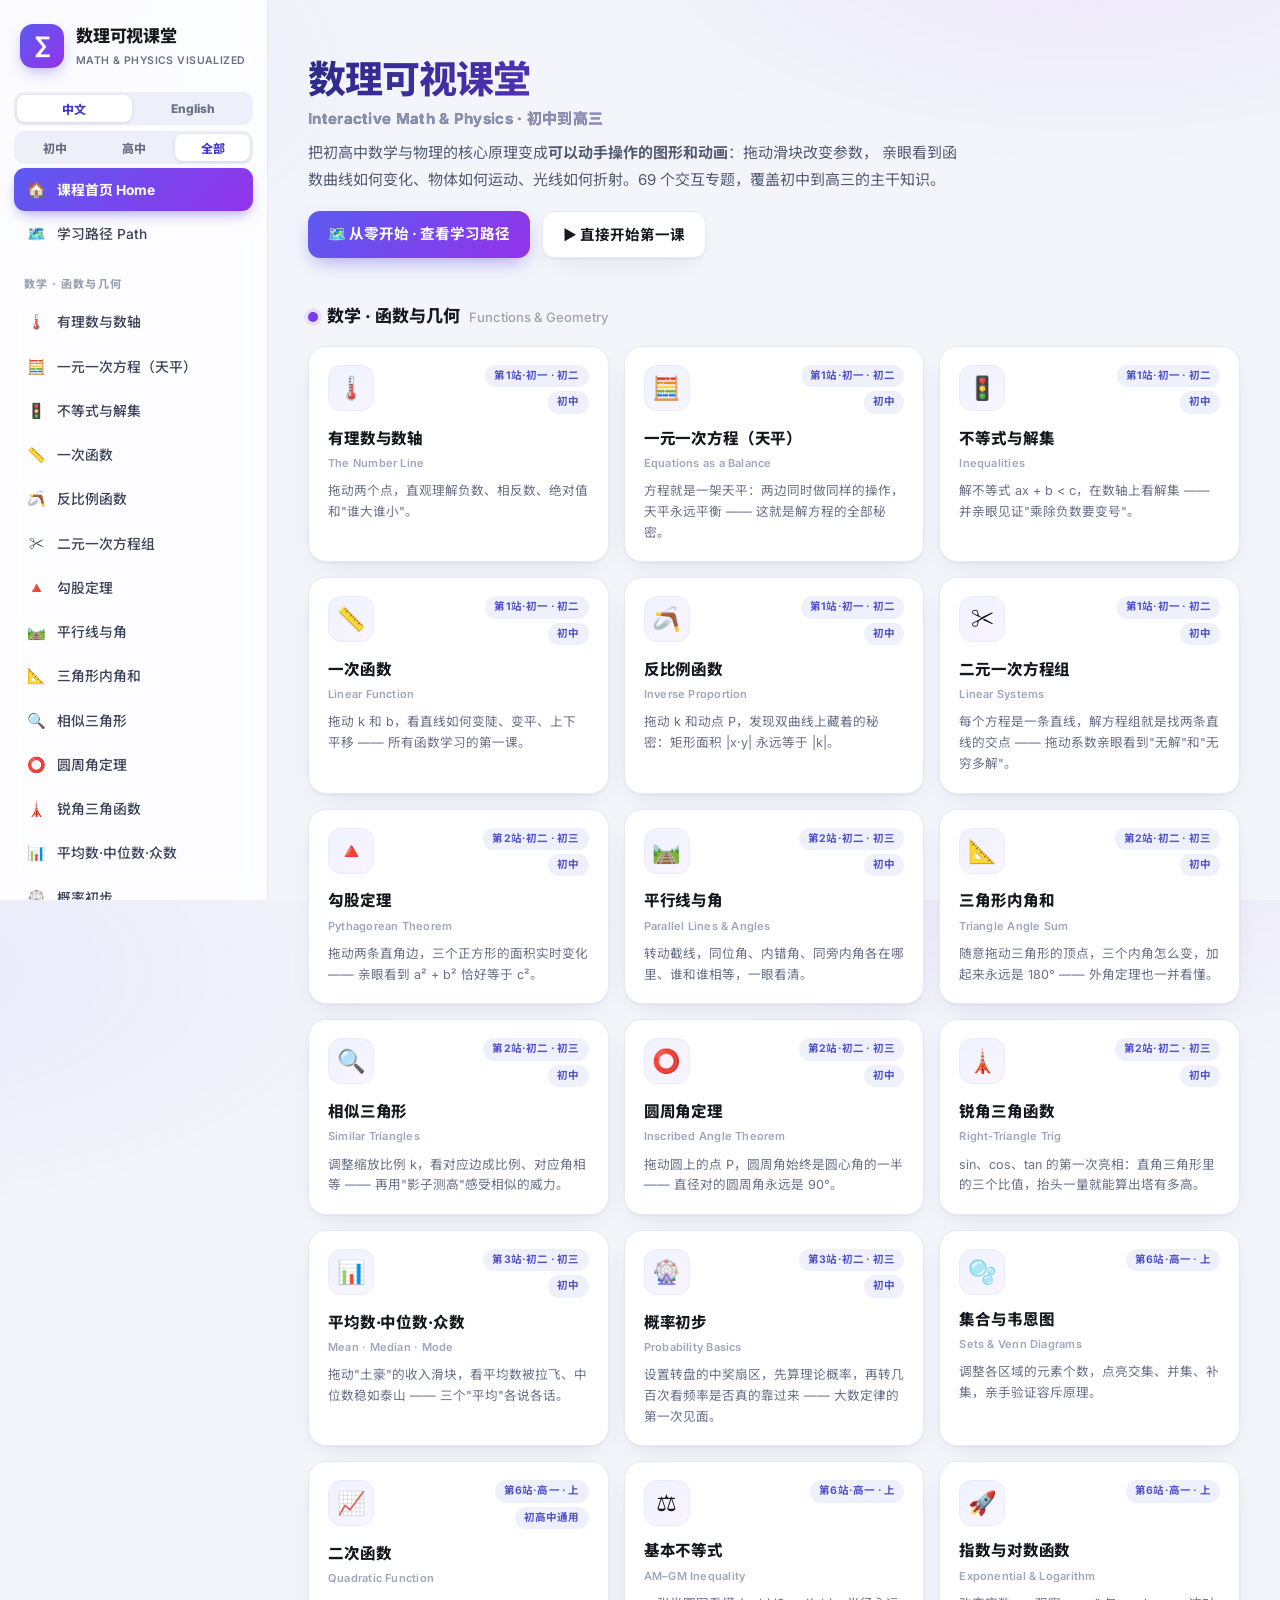
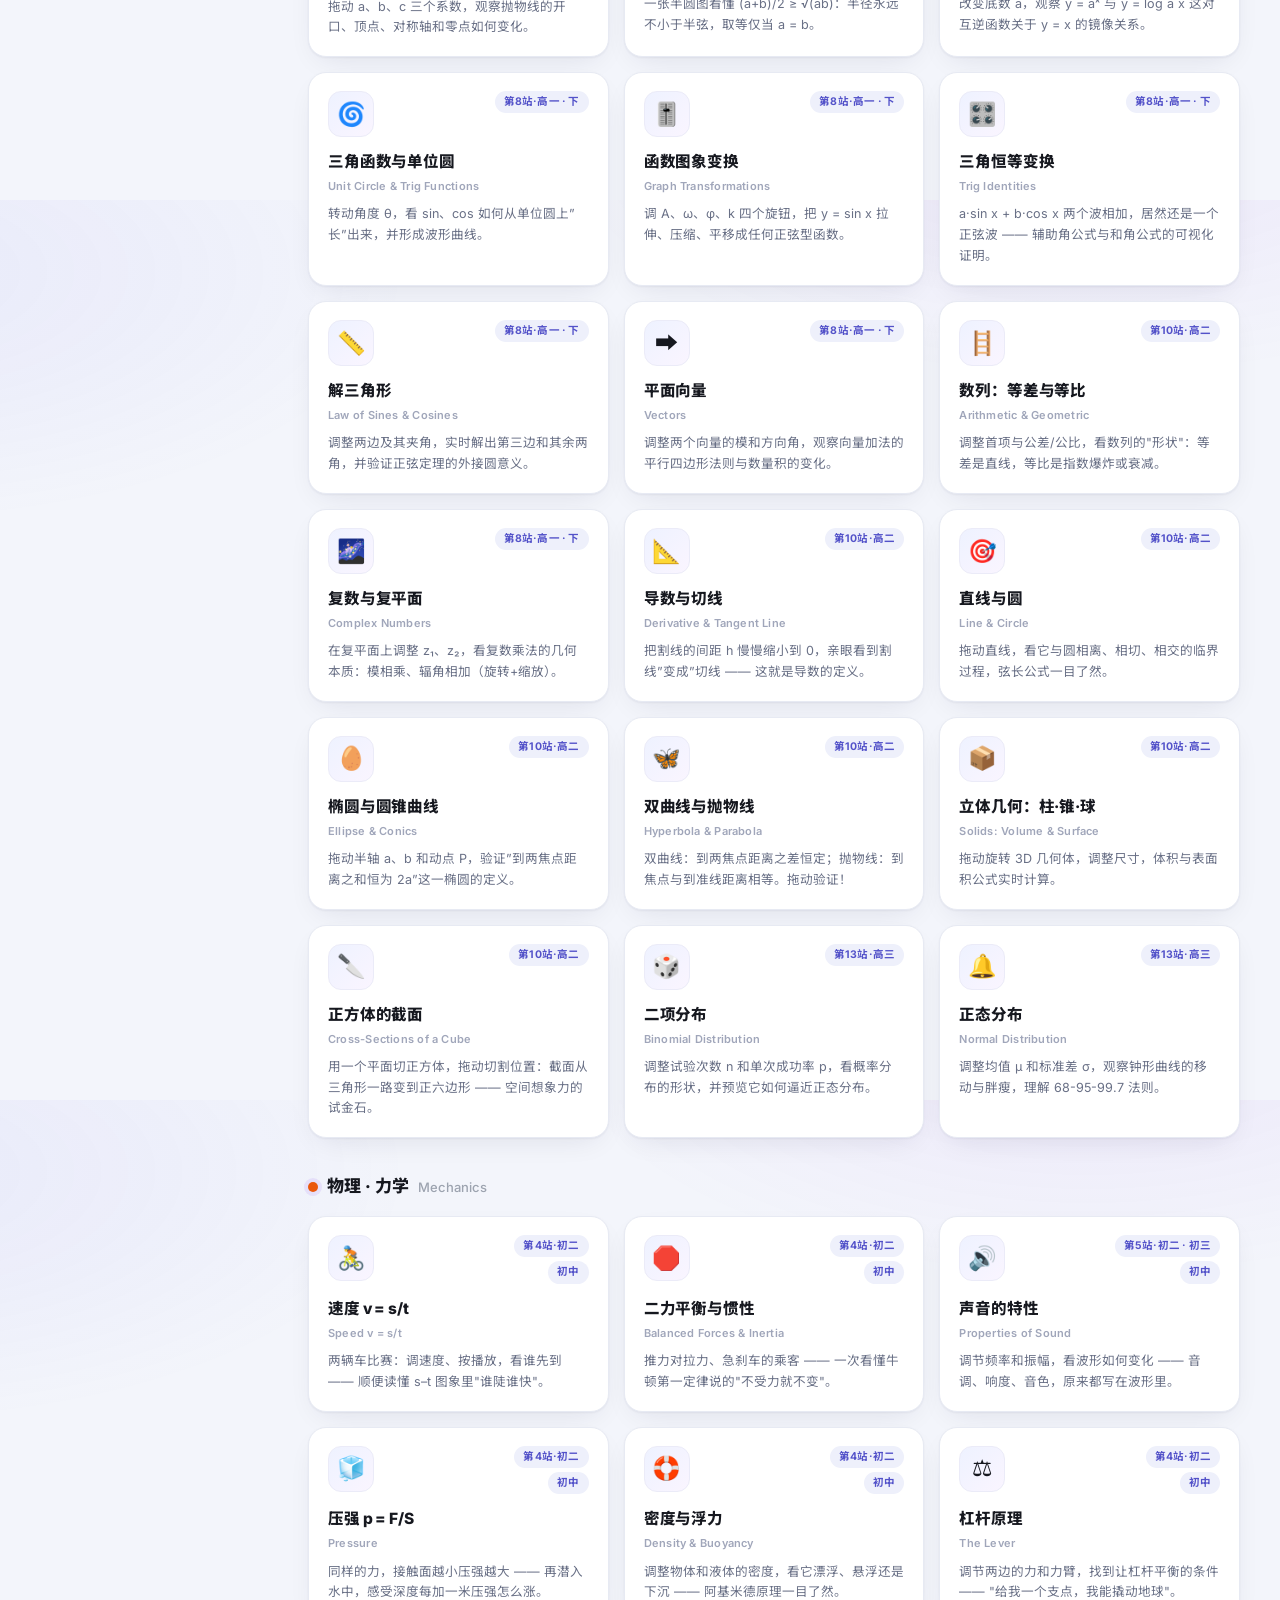
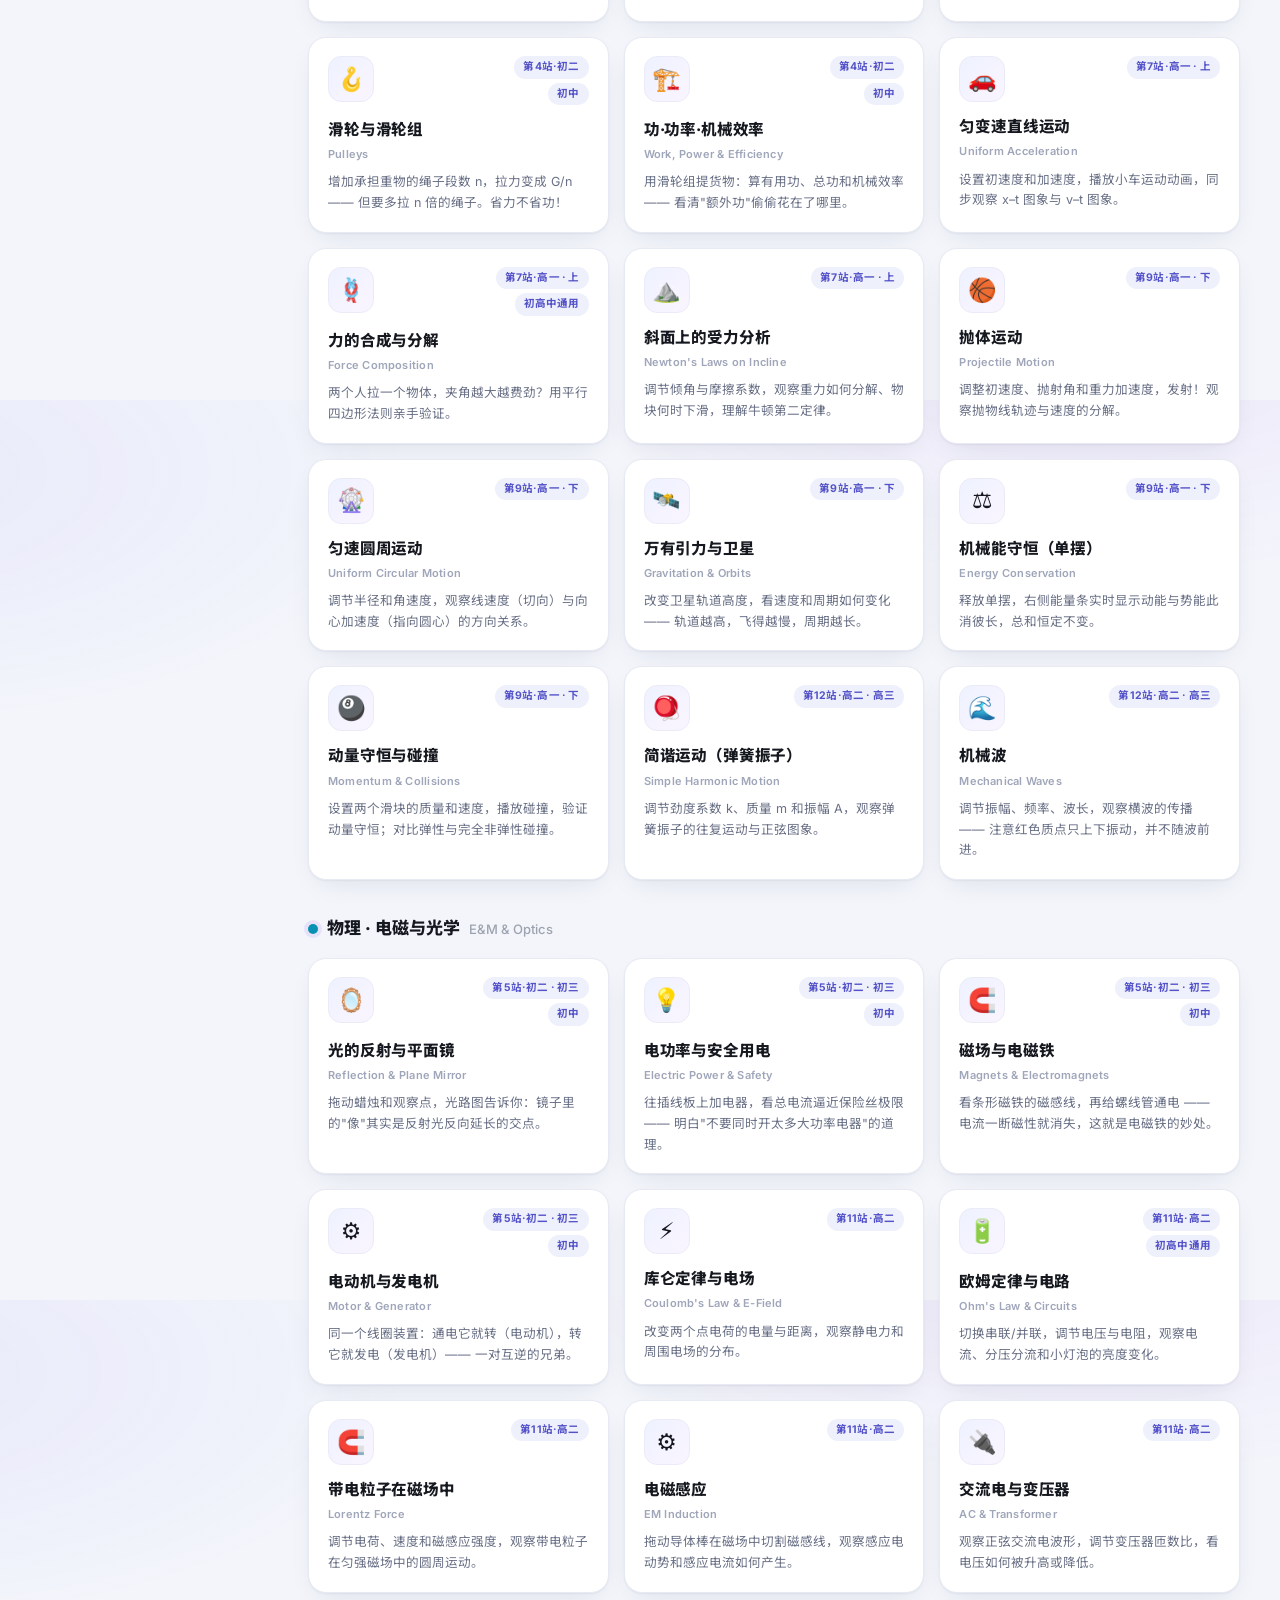
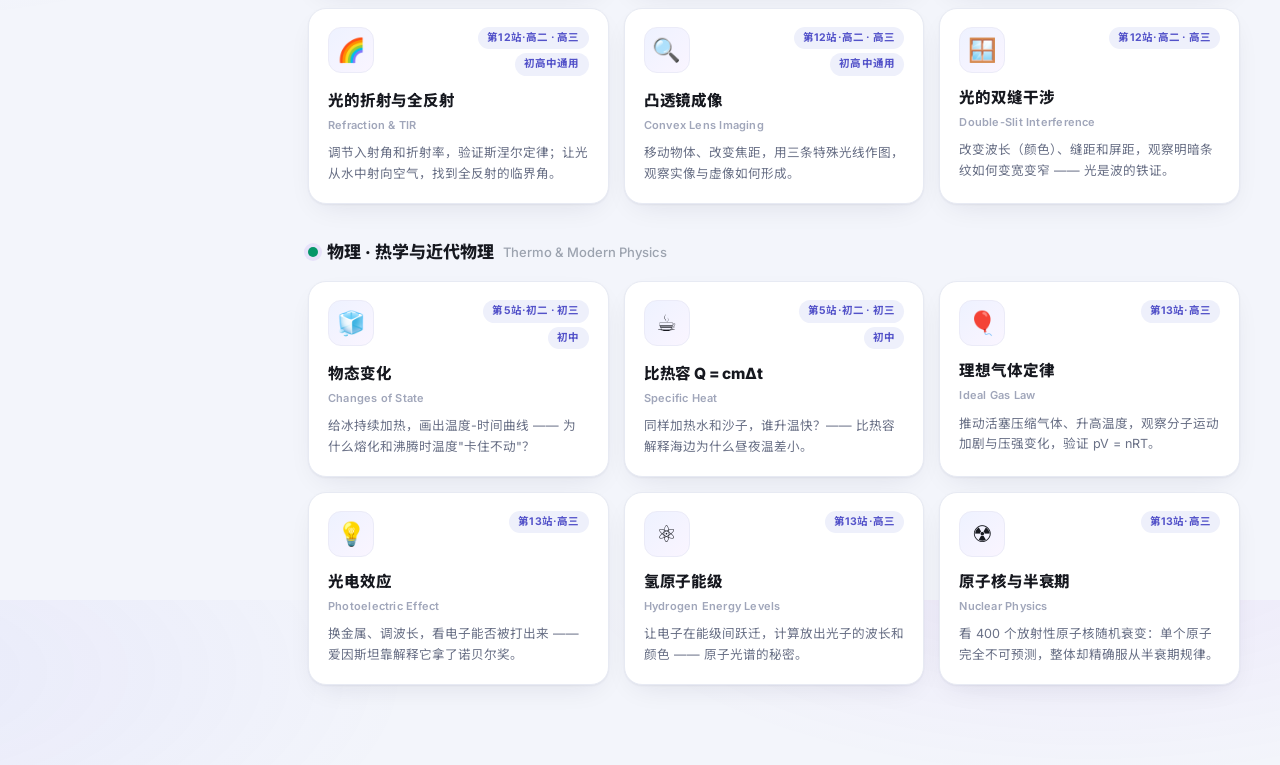
<file: index.html>
<!DOCTYPE html>
<html lang="zh-CN">
<head>
<meta charset="UTF-8">
<meta name="viewport" content="width=device-width, initial-scale=1, viewport-fit=cover">
<title>数理可视课堂 · Math &amp; Physics Visualized</title>
<meta name="description" content="初高中数学与物理交互式可视化学习：可调参数的交互专题 + 循序渐进的学习路径，覆盖初一到高三，帮助学生直观理解原理和公式。">
<link rel="preconnect" href="https://fonts.googleapis.com">
<link rel="preconnect" href="https://fonts.gstatic.com" crossorigin>
<link href="https://fonts.googleapis.com/css2?family=Inter:wght@400;600;700;800&family=Noto+Sans+SC:wght@400;500;700;900&display=swap" rel="stylesheet">
<link rel="stylesheet" href="css/style.css">
</head>
<body>
<div id="app">
  <aside id="sidebar">
    <a class="brand" href="#home">
      <div class="brand-logo">∑</div>
      <div class="brand-text">
        <div class="brand-title">数理可视课堂</div>
        <div class="brand-sub">MATH &amp; PHYSICS VISUALIZED</div>
      </div>
    </a>
    <div id="lang-toggle"></div>
    <div id="stage-toggle"></div>
    <nav id="nav"></nav>
    <div class="sidebar-foot" id="sidebar-foot">免费 · 开源 · 适用于高中阶段</div>
  </aside>
  <button id="menu-btn" title="目录">☰</button>
  <main id="main"></main>
</div>

<script src="js/utils.js"></script>
<!-- 数学 · 函数与几何（初中） -->
<script src="js/topics/math-numberline.js"></script>
<script src="js/topics/math-equation1.js"></script>
<script src="js/topics/math-inequality.js"></script>
<script src="js/topics/math-linear.js"></script>
<script src="js/topics/math-inverse.js"></script>
<script src="js/topics/math-linsys.js"></script>
<script src="js/topics/math-pythagoras.js"></script>
<script src="js/topics/math-parallel.js"></script>
<script src="js/topics/math-triangles.js"></script>
<script src="js/topics/math-similar.js"></script>
<script src="js/topics/math-circleangle.js"></script>
<script src="js/topics/math-righttrig.js"></script>
<script src="js/topics/math-stats.js"></script>
<script src="js/topics/math-probability.js"></script>
<!-- 数学 · 函数与几何 -->
<script src="js/topics/math-sets.js"></script>
<script src="js/topics/math-quadratic.js"></script>
<script src="js/topics/math-amgm.js"></script>
<script src="js/topics/math-explog.js"></script>
<script src="js/topics/math-trig.js"></script>
<script src="js/topics/math-transform.js"></script>
<script src="js/topics/math-trigid.js"></script>
<script src="js/topics/math-triangle.js"></script>
<script src="js/topics/math-vector.js"></script>
<script src="js/topics/math-sequence.js"></script>
<script src="js/topics/math-complex.js"></script>
<script src="js/topics/math-derivative.js"></script>
<script src="js/topics/math-linecircle.js"></script>
<script src="js/topics/math-ellipse.js"></script>
<script src="js/topics/math-conics2.js"></script>
<script src="js/topics/math-solids.js"></script>
<script src="js/topics/math-crosssection.js"></script>
<script src="js/topics/math-binomial.js"></script>
<script src="js/topics/math-normal.js"></script>
<!-- 物理 · 力学（初中） -->
<script src="js/topics/phys-speed.js"></script>
<script src="js/topics/phys-inertia.js"></script>
<script src="js/topics/phys-sound.js"></script>
<script src="js/topics/phys-pressure.js"></script>
<script src="js/topics/phys-buoyancy.js"></script>
<script src="js/topics/phys-lever.js"></script>
<script src="js/topics/phys-pulley.js"></script>
<script src="js/topics/phys-workjr.js"></script>
<!-- 物理 · 力学 -->
<script src="js/topics/phys-kinematics.js"></script>
<script src="js/topics/phys-forces.js"></script>
<script src="js/topics/phys-incline.js"></script>
<script src="js/topics/phys-projectile.js"></script>
<script src="js/topics/phys-circular.js"></script>
<script src="js/topics/phys-gravity.js"></script>
<script src="js/topics/phys-energy.js"></script>
<script src="js/topics/phys-momentum.js"></script>
<script src="js/topics/phys-shm.js"></script>
<script src="js/topics/phys-wave.js"></script>
<!-- 物理 · 电磁与光学（初中） -->
<script src="js/topics/phys-mirror.js"></script>
<script src="js/topics/phys-epower.js"></script>
<script src="js/topics/phys-magnet.js"></script>
<script src="js/topics/phys-motor.js"></script>
<!-- 物理 · 电磁与光学 -->
<script src="js/topics/phys-coulomb.js"></script>
<script src="js/topics/phys-circuit.js"></script>
<script src="js/topics/phys-lorentz.js"></script>
<script src="js/topics/phys-induction.js"></script>
<script src="js/topics/phys-ac.js"></script>
<script src="js/topics/phys-refraction.js"></script>
<script src="js/topics/phys-lens.js"></script>
<script src="js/topics/phys-interference.js"></script>
<!-- 物理 · 热学与近代物理 -->
<script src="js/topics/phys-phase.js"></script>
<script src="js/topics/phys-heatcap.js"></script>
<script src="js/topics/phys-gas.js"></script>
<script src="js/topics/phys-photoelectric.js"></script>
<script src="js/topics/phys-bohr.js"></script>
<script src="js/topics/phys-nuclear.js"></script>
<script src="js/app.js"></script>
</body>
</html>
</file>
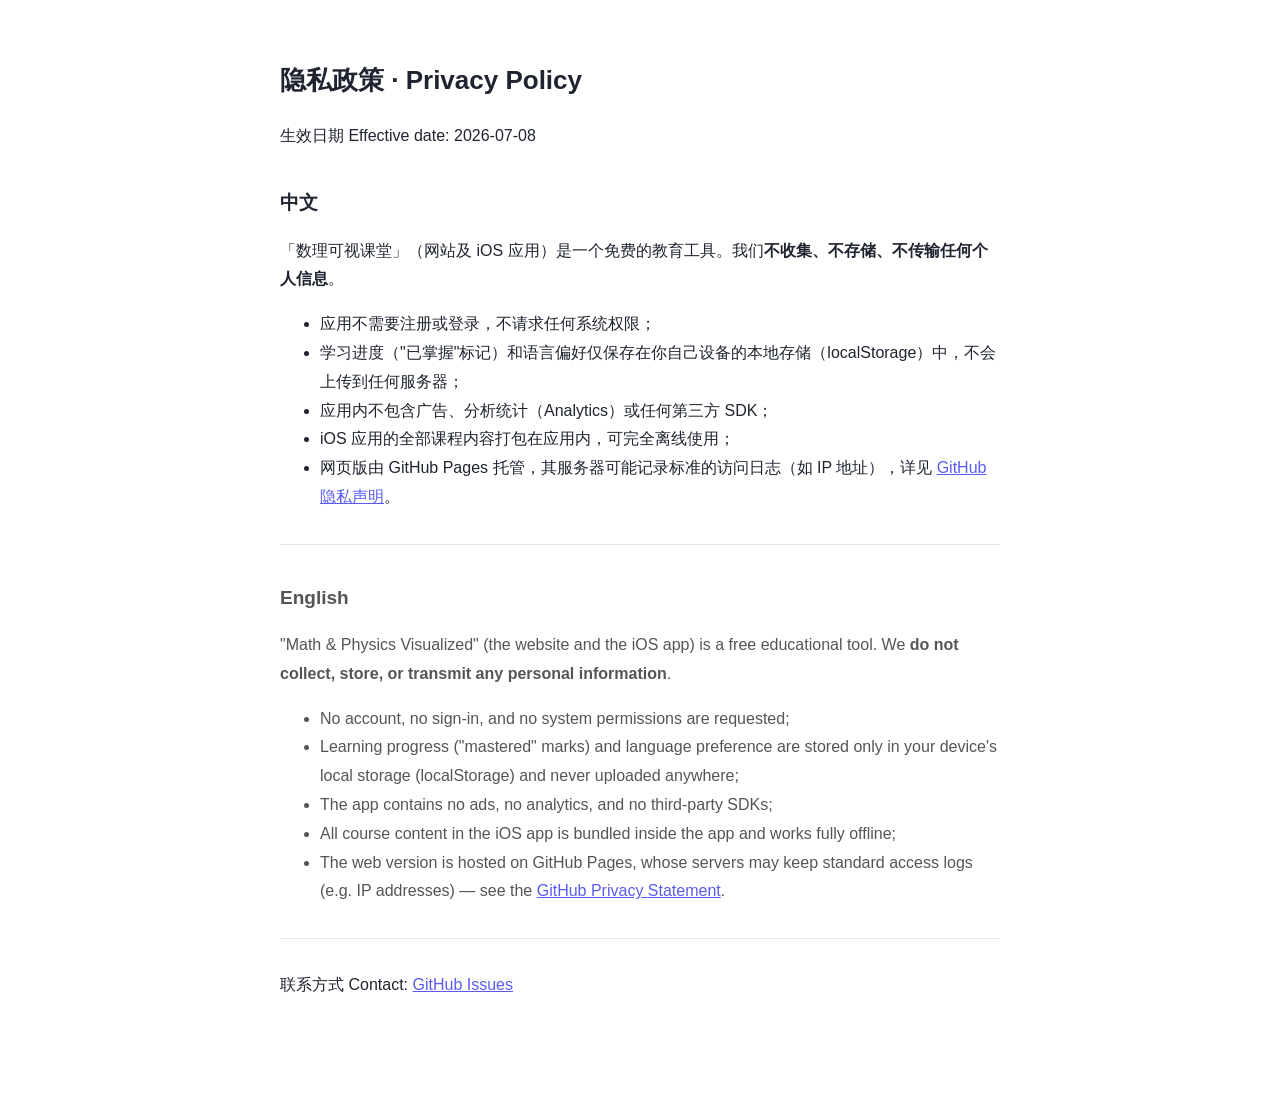
<file: privacy.html>
<!DOCTYPE html>
<html lang="zh-CN">
<head>
<meta charset="UTF-8">
<meta name="viewport" content="width=device-width, initial-scale=1">
<title>隐私政策 Privacy Policy · 数理可视课堂</title>
<style>
  body { font-family: -apple-system, "PingFang SC", "Noto Sans SC", sans-serif;
         max-width: 720px; margin: 0 auto; padding: 40px 20px 80px; line-height: 1.8; color: #1f2430; }
  h1 { font-size: 26px; } h2 { font-size: 19px; margin-top: 36px; }
  .en { color: #555; }
  hr { border: none; border-top: 1px solid #e5e7f0; margin: 32px 0; }
  a { color: #5b5bf0; }
</style>
</head>
<body>
  <h1>隐私政策 · Privacy Policy</h1>
  <p>生效日期 Effective date: 2026-07-08</p>

  <h2>中文</h2>
  <p>「数理可视课堂」（网站及 iOS 应用）是一个免费的教育工具。我们<b>不收集、不存储、不传输任何个人信息</b>。</p>
  <ul>
    <li>应用不需要注册或登录，不请求任何系统权限；</li>
    <li>学习进度（"已掌握"标记）和语言偏好仅保存在你自己设备的本地存储（localStorage）中，不会上传到任何服务器；</li>
    <li>应用内不包含广告、分析统计（Analytics）或任何第三方 SDK；</li>
    <li>iOS 应用的全部课程内容打包在应用内，可完全离线使用；</li>
    <li>网页版由 GitHub Pages 托管，其服务器可能记录标准的访问日志（如 IP 地址），详见
      <a href="https://docs.github.com/en/site-policy/privacy-policies/github-general-privacy-statement">GitHub 隐私声明</a>。</li>
  </ul>

  <hr>

  <h2 class="en">English</h2>
  <p class="en">"Math &amp; Physics Visualized" (the website and the iOS app) is a free educational tool.
  We <b>do not collect, store, or transmit any personal information</b>.</p>
  <ul class="en">
    <li>No account, no sign-in, and no system permissions are requested;</li>
    <li>Learning progress ("mastered" marks) and language preference are stored only in your device's local storage (localStorage) and never uploaded anywhere;</li>
    <li>The app contains no ads, no analytics, and no third-party SDKs;</li>
    <li>All course content in the iOS app is bundled inside the app and works fully offline;</li>
    <li>The web version is hosted on GitHub Pages, whose servers may keep standard access logs (e.g. IP addresses) — see the
      <a href="https://docs.github.com/en/site-policy/privacy-policies/github-general-privacy-statement">GitHub Privacy Statement</a>.</li>
  </ul>

  <hr>
  <p>联系方式 Contact: <a href="https://github.com/ieaglez/math-physics-visualized/issues">GitHub Issues</a></p>
</body>
</html>
</file>
<file: css/style.css>
/* ===== 数理可视课堂 · Modern UI ===== */
* { box-sizing: border-box; margin: 0; padding: 0; }

:root {
  /* 中文一律现代黑体（系统原生优先：PingFang/鸿蒙/MiSans，Web 兜底 Noto Sans SC/雅黑），
     全站杜绝宋体；拉丁与数字优先 Inter/SF */
  --font-sans: "Inter", -apple-system, BlinkMacSystemFont, "PingFang SC",
    "HarmonyOS Sans SC", "MiSans", "Noto Sans SC", "Hiragino Sans GB",
    "Microsoft YaHei UI", "Microsoft YaHei", system-ui, sans-serif;
  /* 公式：拉丁/符号走衬线数学体（Times 风格），中文与正文同为现代黑体 */
  --font-math: "STIX Two Math", "Times New Roman", "PingFang SC",
    "HarmonyOS Sans SC", "MiSans", "Noto Sans SC", "Hiragino Sans GB",
    "Microsoft YaHei UI", "Microsoft YaHei", sans-serif;

  --bg: #f3f5fb;
  --panel: #ffffff;
  --ink: #16181f;
  --ink-soft: #697086;
  --line: #e7eaf3;
  --primary: #5b5bf0;
  --primary-deep: #4338ca;
  --grad: linear-gradient(135deg, #5b5bf0 0%, #9333ea 100%);
  --grad-soft: linear-gradient(135deg, #eef2ff 0%, #faf5ff 100%);
  --math: #7c3aed;
  --radius: 18px;
  --shadow: 0 1px 2px rgba(23, 25, 60, .05), 0 10px 30px -12px rgba(23, 25, 60, .12);
  --shadow-lift: 0 4px 10px rgba(23, 25, 60, .07), 0 24px 48px -16px rgba(76, 60, 200, .22);
}

html, body { height: 100%; }
body {
  font-family: var(--font-sans);
  background:
    radial-gradient(900px 420px at 85% -8%, rgba(147, 51, 234, .07), transparent 60%),
    radial-gradient(900px 420px at -10% 8%, rgba(91, 91, 240, .08), transparent 60%),
    var(--bg);
  color: var(--ink);
  line-height: 1.75;
  -webkit-font-smoothing: antialiased;
}

#app { display: flex; min-height: 100vh; }

/* ---------- 侧边栏 ---------- */
#sidebar {
  width: 268px; flex: 0 0 268px;
  background: rgba(255, 255, 255, .82);
  backdrop-filter: blur(14px);
  border-right: 1px solid var(--line);
  display: flex; flex-direction: column;
  position: sticky; top: 0; height: 100vh; overflow-y: auto;
}
#sidebar::-webkit-scrollbar { width: 0; }
.brand {
  display: flex; align-items: center; gap: 12px;
  padding: 22px 20px 18px;
  text-decoration: none; color: inherit;
}
.brand-logo {
  width: 44px; height: 44px; border-radius: 13px; flex: 0 0 44px;
  background: var(--grad);
  color: #fff; font-size: 24px; font-weight: 700;
  display: flex; align-items: center; justify-content: center;
  box-shadow: 0 6px 16px -4px rgba(99, 78, 235, .5);
}
.brand-title { font-size: 17px; font-weight: 800; letter-spacing: -.01em; }
.brand-sub { font-size: 10.5px; color: var(--ink-soft); letter-spacing: .04em; font-weight: 600; }

#lang-toggle, #stage-toggle {
  display: flex; gap: 4px; margin: 4px 14px 0;
  background: #eef0f9; border-radius: 10px; padding: 3px;
}
#stage-toggle { margin-top: 6px; }
#lang-toggle button, #stage-toggle button {
  flex: 1; padding: 5px 6px; font-size: 12px; font-weight: 800;
  border: none; border-radius: 8px; background: transparent;
  color: var(--ink-soft); cursor: pointer; font-family: var(--font-sans);
}
#lang-toggle button.on, #stage-toggle button.on { background: #fff; color: var(--primary-deep); box-shadow: 0 1px 4px rgba(23,25,60,.12); }

/* 初中标识 */
.jr-badge { background: #fff7ed; color: #c2410c; }
.path-stage.stage-junior .path-num { background: linear-gradient(135deg, #fb923c, #ea580c); box-shadow: 0 8px 18px -6px rgba(234,88,12,.5); }
.path-stage.stage-junior.stage-done .path-num { background: linear-gradient(135deg, #10b981, #059669); }

#nav { padding: 4px 14px 12px; flex: 1; }
.nav-cat {
  font-size: 11px; font-weight: 800; color: #9aa1b5;
  padding: 18px 10px 7px; letter-spacing: .12em;
}
.nav-item {
  display: flex; align-items: center; gap: 10px;
  padding: 8.5px 12px; border-radius: 11px;
  color: #3c4257; text-decoration: none; font-size: 13.8px; font-weight: 500;
  transition: background .15s, color .15s;
  margin-bottom: 1px;
}
.nav-item:hover { background: #eef0f9; }
.nav-item.active {
  background: var(--grad); color: #fff; font-weight: 700;
  box-shadow: 0 6px 14px -4px rgba(99, 78, 235, .55);
}
.nav-item .ico { width: 21px; text-align: center; flex: 0 0 21px; font-size: 15px; }
.sidebar-foot {
  padding: 14px 20px; font-size: 11px; color: #9aa1b5;
  border-top: 1px solid var(--line);
}

#menu-btn { display: none; }

/* ---------- 主区域 ---------- */
#main { flex: 1; min-width: 0; padding: 30px 40px 80px; max-width: 1240px; }

.topic-head h1 { font-size: 30px; font-weight: 800; letter-spacing: -.02em; }
.topic-head h1 .en {
  font-size: 14px; font-weight: 600; color: var(--ink-soft);
  margin-left: 12px; letter-spacing: .01em;
  /* 整体换行：避免副标题跟着大标题从词中间被劈开 */
  display: inline-block;
}
.topic-head .tagline { color: var(--ink-soft); margin-top: 5px; font-size: 14.5px; }

/* 核心公式横幅（页面顶部） */
.formula-hero {
  margin-top: 16px;
  background: var(--grad-soft);
  border: 1px solid #e3e3f8;
  border-radius: 16px;
  padding: 13px 22px;
  display: flex; align-items: center; gap: 22px;
  box-shadow: var(--shadow);
}
.formula-hero-label {
  font-size: 10.5px; font-weight: 800; letter-spacing: .14em;
  color: var(--primary); white-space: nowrap;
  padding: 4px 10px; border-radius: 99px;
  background: rgba(91, 91, 240, .1);
}
.formula-hero-body {
  font-family: var(--font-math); font-size: 20px; color: #221d56;
  /* 块间换行（.fpart 块内 nowrap）；单块超宽时仍可横向滚动兜底。
     min-width:0 让本元素在 flex 内可收缩，滚动才真正生效而不是撑宽页面 */
  overflow-x: auto; white-space: normal; line-height: 1.6; padding: 4px 0;
  min-width: 0;
}
.formula-hero-body::-webkit-scrollbar { height: 0; }
.fpart { white-space: nowrap; margin: 0 .22em; }
.fpart:first-child { margin-left: 0; }
.fpart.fwrap { white-space: normal; }
.fsep { color: #9b98d9; margin: 0 .12em; }

/* 实验区 */
.lab { display: flex; gap: 20px; align-items: stretch; margin: 20px 0 28px; }
.canvas-box {
  flex: 1; min-width: 0;
  background: var(--panel); border: 1px solid var(--line);
  border-radius: var(--radius); box-shadow: var(--shadow);
  padding: 12px; overflow: hidden;
}
.canvas-box canvas { display: block; border-radius: 10px; }
.panel {
  width: 304px; flex: 0 0 304px;
  background: var(--panel); border: 1px solid var(--line);
  border-radius: var(--radius); box-shadow: var(--shadow);
  padding: 16px 18px 16px;
  align-self: flex-start;
}
.panel-title {
  font-size: 11.5px; font-weight: 800; color: #9aa1b5;
  letter-spacing: .1em; margin: 4px 0 12px;
}
/* 参数面板内的迷你公式卡 */
.panel-formula {
  background: var(--grad-soft);
  border: 1px solid #e3e3f8; border-radius: 13px;
  padding: 10px 12px; margin-bottom: 6px;
  font-family: var(--font-math); font-size: 14.5px; color: #2a2465;
  text-align: center; overflow-x: auto; white-space: normal; line-height: 1.7;
}
.panel-formula::-webkit-scrollbar { height: 0; }

/* 控件 */
.ctl { margin-bottom: 14px; }
.ctl-label {
  display: flex; align-items: baseline; font-size: 13.5px; font-weight: 700;
  margin-bottom: 2px;
}
.ctl-label .en { font-weight: 500; color: #a0a6ba; font-size: 11px; margin-left: 6px; }
.ctl-val {
  margin-left: auto; font-variant-numeric: tabular-nums;
  color: var(--primary); font-weight: 800; font-size: 13.5px;
}
input[type=range] {
  -webkit-appearance: none; appearance: none;
  width: 100%; height: 26px; background: transparent; cursor: pointer;
}
input[type=range]::-webkit-slider-runnable-track {
  height: 6px; border-radius: 99px;
  background: linear-gradient(90deg, #c9cdfb, #e6d4fb);
}
input[type=range]::-webkit-slider-thumb {
  -webkit-appearance: none;
  width: 19px; height: 19px; border-radius: 50%;
  background: #fff; border: 5.5px solid var(--primary);
  margin-top: -6.5px;
  box-shadow: 0 2px 6px rgba(91, 91, 240, .45);
  transition: transform .12s;
}
input[type=range]::-webkit-slider-thumb:hover { transform: scale(1.12); }
input[type=range]::-moz-range-track {
  height: 6px; border-radius: 99px;
  background: linear-gradient(90deg, #c9cdfb, #e6d4fb);
}
input[type=range]::-moz-range-thumb {
  width: 19px; height: 19px; border-radius: 50%;
  background: #fff; border: 5.5px solid var(--primary);
  box-shadow: 0 2px 6px rgba(91, 91, 240, .45);
}

.btn-row { display: flex; gap: 9px; margin: 8px 0 14px; }
.btn {
  flex: 1; padding: 8px 10px; font-size: 13.5px; font-weight: 700;
  border: 1px solid var(--line); border-radius: 11px;
  background: #fff; color: var(--ink); cursor: pointer;
  font-family: var(--font-sans);
  transition: transform .12s, box-shadow .12s;
}
.btn:hover { background: #f5f6fc; }
.btn:active { transform: scale(.97); }
.btn.primary {
  background: var(--grad); border: none; color: #fff;
  box-shadow: 0 6px 14px -4px rgba(99, 78, 235, .5);
}
.btn.primary:hover { filter: brightness(1.07); }

.seg {
  display: flex; background: #eef0f9; border-radius: 11px;
  padding: 3px; margin-bottom: 14px; gap: 3px;
}
.seg button {
  flex: 1; padding: 6px 4px; font-size: 12.5px; border: none;
  background: transparent; border-radius: 8px;
  cursor: pointer; color: var(--ink-soft); font-weight: 700;
  font-family: var(--font-sans);
  transition: background .15s, color .15s;
}
.seg button.on { background: #fff; color: var(--primary-deep); box-shadow: 0 1px 4px rgba(23,25,60,.12); }

/* 读数 */
.readout {
  margin-top: 4px; padding: 12px 14px;
  background: #f4f5fd; border: 1px solid #e8e9f8; border-radius: 13px;
  font-size: 12.8px; line-height: 1.95;
  font-variant-numeric: tabular-nums;  /* 等宽数字：位数相同则宽度恒定，减少行内跳动 */
}
.readout b { font-variant-numeric: tabular-nums; color: #221d56; }
.readout .tag {
  display: inline-block; padding: 1px 9px; border-radius: 99px;
  background: #e3e4fc; color: var(--primary-deep); font-size: 11.5px; font-weight: 700;
}
.readout .warn { color: #dc2626; font-weight: 800; }

/* 讲解区 */
.explain {
  background: var(--panel); border: 1px solid var(--line);
  border-radius: var(--radius); box-shadow: var(--shadow);
  padding: 28px 34px;
}
.explain h2 {
  font-size: 18px; font-weight: 800; margin: 26px 0 10px;
  display: flex; align-items: center; gap: 10px; line-height: 1.4;
}
.explain h2::before {
  content: ''; width: 5px; height: 19px; border-radius: 4px;
  background: var(--grad); flex: 0 0 5px;
}
.explain h2:first-child { margin-top: 0; }
.explain h2 .en { font-size: 12.5px; font-weight: 600; color: #a0a6ba; }
.explain p { margin: 8px 0; font-size: 14.8px; }
.explain ul, .explain ol { margin: 8px 0 8px 22px; font-size: 14.8px; }
.explain li { margin: 5px 0; }
.term { color: var(--math); font-weight: 700; }
.term .en { color: #a0a6ba; font-weight: 500; font-size: .86em; }

.formula {
  margin: 13px 0; padding: 15px 20px;
  background: #fafaff; border: 1px solid #ebebf8; border-radius: 13px;
  font-family: var(--font-math);
  font-size: 19px; text-align: center; overflow-x: auto; color: #221d56;
}
.formula .note {
  font-family: var(--font-sans); font-size: 12.5px; color: var(--ink-soft);
  display: block; margin-top: 7px;
}
.frac { display: inline-block; vertical-align: -0.9em; text-align: center; line-height: 1.15; margin: 0 3px; }
.frac > span { display: block; padding: 0 4px; }
.frac .den { border-top: 1.5px solid currentColor; }

.tip {
  margin: 16px 0; padding: 13px 17px; border-radius: 13px;
  background: #fffbeb; border: 1px solid #fde9a8; font-size: 13.8px;
}
.tip b:first-child { color: #b45309; }
.think {
  margin: 16px 0 0; padding: 13px 17px; border-radius: 13px;
  background: #f0fdf6; border: 1px solid #bbeed1; font-size: 13.8px;
}
.think b:first-child { color: #15803d; }

/* ---------- 首页 ---------- */
.home-hero { padding: 26px 0 10px; }
.home-hero h1 {
  font-size: 38px; font-weight: 800; letter-spacing: -.025em; line-height: 1.25;
  background: linear-gradient(110deg, #2b2a86, #7c3aed 55%, #0e7490);
  -webkit-background-clip: text; background-clip: text; color: transparent;
}
.home-hero h1 .en {
  display: block; font-size: 15px; font-weight: 700; margin-top: 6px;
  letter-spacing: .02em;
  background: none; -webkit-text-fill-color: #8d93a8; color: #8d93a8;
}
.home-hero p { color: #525a72; margin-top: 12px; max-width: 660px; font-size: 15px; }

.home-cat { margin-top: 34px; }
.home-cat h2 { font-size: 17px; font-weight: 800; display: flex; align-items: center; gap: 9px; }
.home-cat h2 .dot { width: 10px; height: 10px; border-radius: 99px; box-shadow: 0 0 0 4px rgba(124, 58, 237, .1); }
.card-grid {
  display: grid; grid-template-columns: repeat(auto-fill, minmax(252px, 1fr));
  gap: 15px; margin-top: 14px;
}
.card {
  background: var(--panel); border: 1px solid var(--line);
  border-radius: var(--radius); box-shadow: var(--shadow);
  padding: 18px 19px; text-decoration: none; color: inherit;
  transition: transform .18s, box-shadow .18s, border-color .18s;
  display: block;
}
.card:hover {
  transform: translateY(-4px);
  box-shadow: var(--shadow-lift);
  border-color: #d6d8f5;
}
.card .ico {
  width: 46px; height: 46px; border-radius: 13px;
  background: var(--grad-soft); border: 1px solid #ebebf8;
  display: flex; align-items: center; justify-content: center;
  font-size: 23px;
}
.card h3 { font-size: 15.5px; font-weight: 800; margin-top: 11px; letter-spacing: -.01em; }
.card h3 .en { display: block; font-size: 11px; color: #a0a6ba; font-weight: 600; margin-top: 2px; letter-spacing: .02em; }
.card p { font-size: 12.6px; color: var(--ink-soft); margin-top: 8px; line-height: 1.65; }

/* ---------- 首页 CTA 与进度 ---------- */
.hero-actions { display: flex; gap: 12px; margin-top: 18px; flex-wrap: wrap; }
.hero-btn {
  display: inline-block; padding: 10px 20px; border-radius: 12px;
  font-size: 14.5px; font-weight: 700; text-decoration: none;
  background: #fff; color: var(--ink); border: 1px solid var(--line);
  box-shadow: var(--shadow); transition: transform .15s;
}
.hero-btn:hover { transform: translateY(-2px); }
.hero-btn.primary {
  background: var(--grad); color: #fff; border: none;
  box-shadow: 0 8px 20px -6px rgba(99, 78, 235, .55);
}
.hero-progress { margin-top: 16px; font-size: 13px; color: var(--ink-soft); max-width: 460px; }
.hero-progress-bar {
  height: 9px; background: #e7e9f6; border-radius: 99px; overflow: hidden; margin-bottom: 6px;
}
.hero-progress-bar span { display: block; height: 100%; background: var(--grad); border-radius: 99px; transition: width .3s; }

/* 卡片徽章 */
.card-top { display: flex; justify-content: space-between; align-items: flex-start; gap: 8px; }
.card-badges { display: flex; flex-direction: column; gap: 4px; align-items: flex-end; }
.badge {
  display: inline-block; padding: 2px 9px; border-radius: 99px;
  font-size: 10.5px; font-weight: 700; letter-spacing: .02em;
  background: #eef0fb; color: #5352c9; white-space: nowrap;
}
.done-badge { background: #dcfce7; color: #15803d; }
.card-done { border-color: #bbeed1; }

/* ---------- 学习路径页 ---------- */
.path-wrap { margin-top: 26px; position: relative; }
.path-wrap::before {
  content: ''; position: absolute; left: 25px; top: 12px; bottom: 24px;
  width: 3px; border-radius: 3px;
  background: linear-gradient(180deg, #c9cdfb, #e6d4fb);
}
.path-stage {
  display: flex; gap: 18px; margin-bottom: 22px; position: relative;
}
.path-num {
  width: 52px; height: 52px; flex: 0 0 52px; border-radius: 16px;
  background: var(--grad); color: #fff;
  font-size: 21px; font-weight: 800;
  display: flex; align-items: center; justify-content: center;
  box-shadow: 0 8px 18px -6px rgba(99, 78, 235, .55);
  z-index: 1;
}
.stage-done .path-num { background: linear-gradient(135deg, #10b981, #059669); box-shadow: 0 8px 18px -6px rgba(16,185,129,.5); }
.path-body {
  flex: 1; min-width: 0;
  background: var(--panel); border: 1px solid var(--line);
  border-radius: var(--radius); box-shadow: var(--shadow);
  padding: 18px 22px;
}
.path-head { display: flex; align-items: center; gap: 10px; flex-wrap: wrap; }
.path-head h3 { font-size: 17px; font-weight: 800; }
.path-count { margin-left: auto; font-size: 12.5px; font-weight: 700; color: var(--ink-soft); }
.path-desc { font-size: 13.5px; color: var(--ink-soft); margin: 6px 0 12px; }
.path-items { display: grid; grid-template-columns: repeat(auto-fill, minmax(240px, 1fr)); gap: 8px; }
.path-item {
  display: flex; align-items: center; gap: 9px;
  padding: 9px 12px; border-radius: 11px;
  background: #f6f7fd; border: 1px solid #ebedf8;
  text-decoration: none; color: var(--ink);
  transition: transform .12s, box-shadow .12s;
}
.path-item:hover { transform: translateY(-2px); box-shadow: var(--shadow); background: #fff; }
.path-item.done { background: #f0fdf6; border-color: #d1f2e0; }
.pi-idx {
  width: 20px; height: 20px; flex: 0 0 20px; border-radius: 99px;
  background: #e3e4fc; color: #4f4ec9;
  font-size: 11px; font-weight: 800;
  display: flex; align-items: center; justify-content: center;
}
.path-item.done .pi-idx { background: #bbf7d0; color: #15803d; }
.pi-ico { font-size: 16px; }
.pi-title { font-size: 13px; font-weight: 700; line-height: 1.3; min-width: 0; }
.pi-title em { display: block; font-style: normal; font-size: 10px; color: #a0a6ba; font-weight: 500; }
.pi-check { margin-left: auto; color: #16a34a; font-weight: 800; }

/* ---------- 专题页底部学习导航 ---------- */
.topic-footer {
  margin-top: 18px;
  background: var(--panel); border: 1px solid var(--line);
  border-radius: var(--radius); box-shadow: var(--shadow);
  padding: 18px 22px;
}
.tf-row { display: flex; gap: 16px; align-items: flex-start; flex-wrap: wrap; }
.tf-block { flex: 1; min-width: 240px; }
.tf-label { font-size: 11px; font-weight: 800; letter-spacing: .1em; color: #9aa1b5; margin-bottom: 8px; }
.tf-chips { display: flex; gap: 8px; flex-wrap: wrap; }
.tf-chip {
  display: inline-block; padding: 6px 12px; border-radius: 99px;
  background: #f2f3fc; border: 1px solid #e5e7f8;
  font-size: 12.5px; font-weight: 700; color: #4b4aa8; text-decoration: none;
}
.tf-chip:hover { background: #e9ebfb; }
.tf-chip.ok { background: #f0fdf6; border-color: #d1f2e0; color: #15803d; }
.tf-none { font-size: 13px; color: var(--ink-soft); }
.tf-done-btn {
  padding: 10px 18px; border-radius: 12px; border: 1.5px solid #d6d9f2;
  background: #fff; color: #4b4aa8;
  font-size: 13.5px; font-weight: 800; cursor: pointer;
  font-family: var(--font-sans);
  transition: all .15s;
}
.tf-done-btn:hover { border-color: var(--primary); }
.tf-done-btn.on { background: linear-gradient(135deg, #10b981, #059669); border-color: transparent; color: #fff; }
.tf-next { display: flex; gap: 10px; align-items: center; margin-top: 14px; flex-wrap: wrap; }
.tf-next-link { font-size: 14px; font-weight: 800; color: var(--primary-deep); text-decoration: none; margin-left: auto; }
.tf-next-link:hover { text-decoration: underline; }

/* 侧边栏已掌握标记 */
.nav-item .nav-txt { flex: 1; min-width: 0; overflow: hidden; text-overflow: ellipsis; white-space: nowrap; }
.nav-item .nav-check { display: none; font-size: 11px; font-weight: 800; color: #34d399; }
.nav-item.done .nav-check { display: inline; }
.nav-item.active .nav-check { color: #fff; }

/* ---------- 响应式 ---------- */
@media (max-width: 960px) {
  .lab { flex-direction: column; }
  .panel { width: auto; flex: none; }
}
@media (max-width: 720px) {
  #sidebar {
    position: fixed; z-index: 50; left: 0; top: 0;
    transform: translateX(-100%); transition: transform .22s;
    width: 268px; background: #fff;
    padding-top: env(safe-area-inset-top, 0px);
  }
  #sidebar.open { transform: translateX(0); box-shadow: 0 0 60px rgba(20, 18, 60, .35); }
  #menu-btn {
    display: block; position: fixed; z-index: 60;
    left: calc(14px + env(safe-area-inset-left, 0px));
    top: calc(12px + env(safe-area-inset-top, 0px));
    width: 42px; height: 42px; border-radius: 12px; border: 1px solid var(--line);
    background: #fff; font-size: 18px; cursor: pointer; box-shadow: var(--shadow);
  }
  #main {
    padding: calc(66px + env(safe-area-inset-top, 0px)) calc(16px + env(safe-area-inset-right, 0px))
             calc(60px + env(safe-area-inset-bottom, 0px)) calc(16px + env(safe-area-inset-left, 0px));
  }
  .explain { padding: 22px 18px; }
  .home-hero h1 { font-size: 28px; }
  .formula-hero { flex-direction: column; align-items: flex-start; gap: 8px; }
}
</file>
